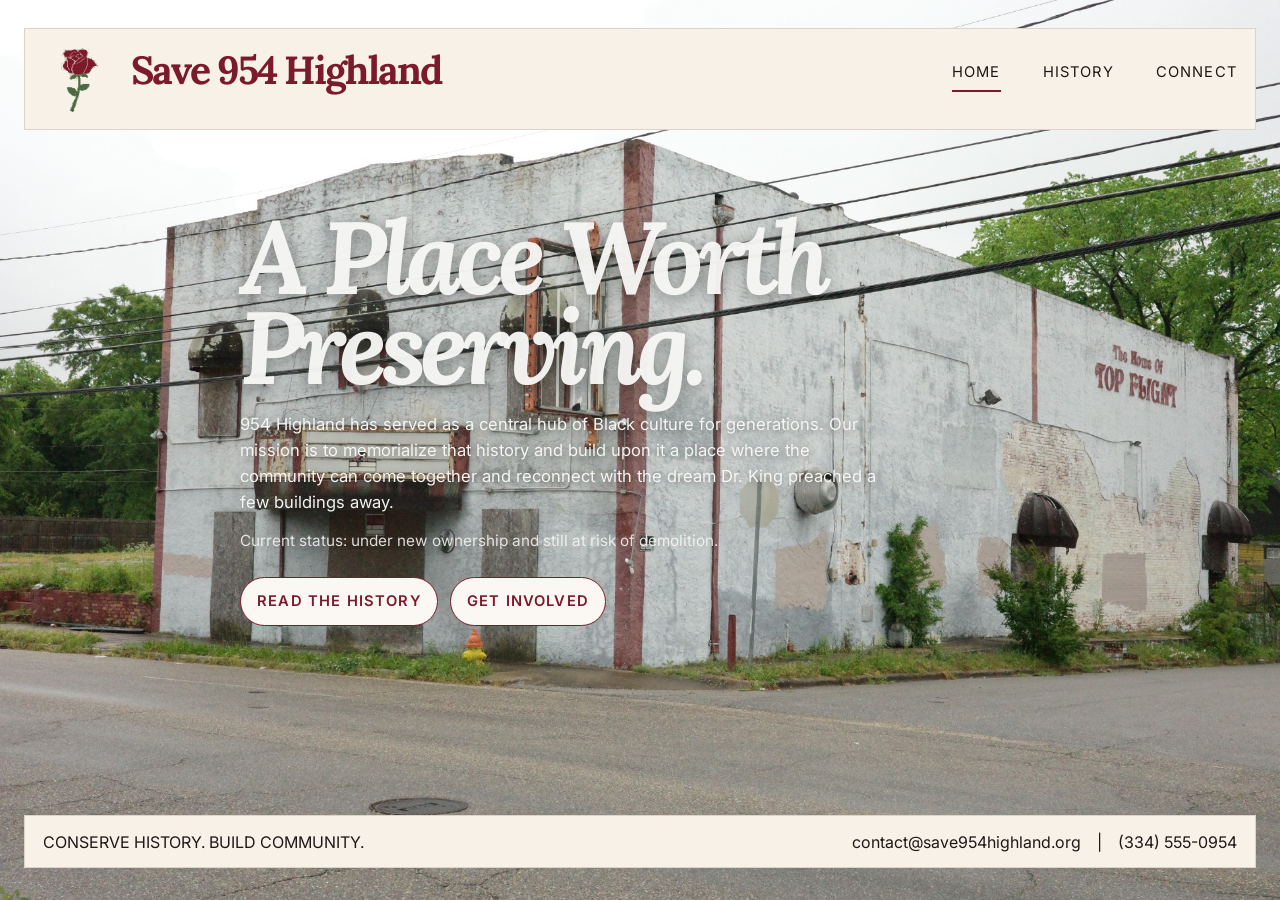
<file: index.html>
<!doctype html>
<html lang="en"><head><meta charset="utf-8"><meta name="viewport" content="width=device-width, initial-scale=1"><title>Save 954 Highland</title><link rel="stylesheet" href="styles.css"></head><body><main class="home"><video id="heroVideo" autoplay muted loop playsinline webkit-playsinline preload="metadata" poster="assets/today.jpg"><source src="assets/editeddrone.mp4" type="video/mp4"></video><header class="site-header overlay"><div class="container bar light"><div class="header-row"><a class="brand" href="index.html"><img loading="eager" src="assets/rose-logo-site.png" alt="Save 954 Highland rose logo"><div class="brand-title light">Save 954 Highland</div></a><nav class="nav light"><a class="active" href="index.html">Home</a><a href="history.html">History</a><a href="connect.html">Connect</a></nav></div></div></header><section class="container home-content"><h1 class="display">A Place Worth<br>Preserving.</h1><div class="mission">954 Highland has served as a central hub of Black culture for generations. Our mission is to memorialize that history and build upon it a place where the community can come together and reconnect with the dream Dr. King preached a few buildings away.</div><div class="status-line">Current status: under new ownership and still at risk of demolition.</div><div class="home-actions"><a href="history.html">Read the history</a><a href="connect.html">Get involved</a></div></section><div class="home-footer"><div class="container bar light"><div class="footer-rule"><div>CONSERVE HISTORY. BUILD COMMUNITY.</div><div class="footer-inline"><span>contact@save954highland.org</span><span>|</span><span>(334) 555-0954</span></div></div></div></div></main><script src="script.js"></script></body></html>
</file>
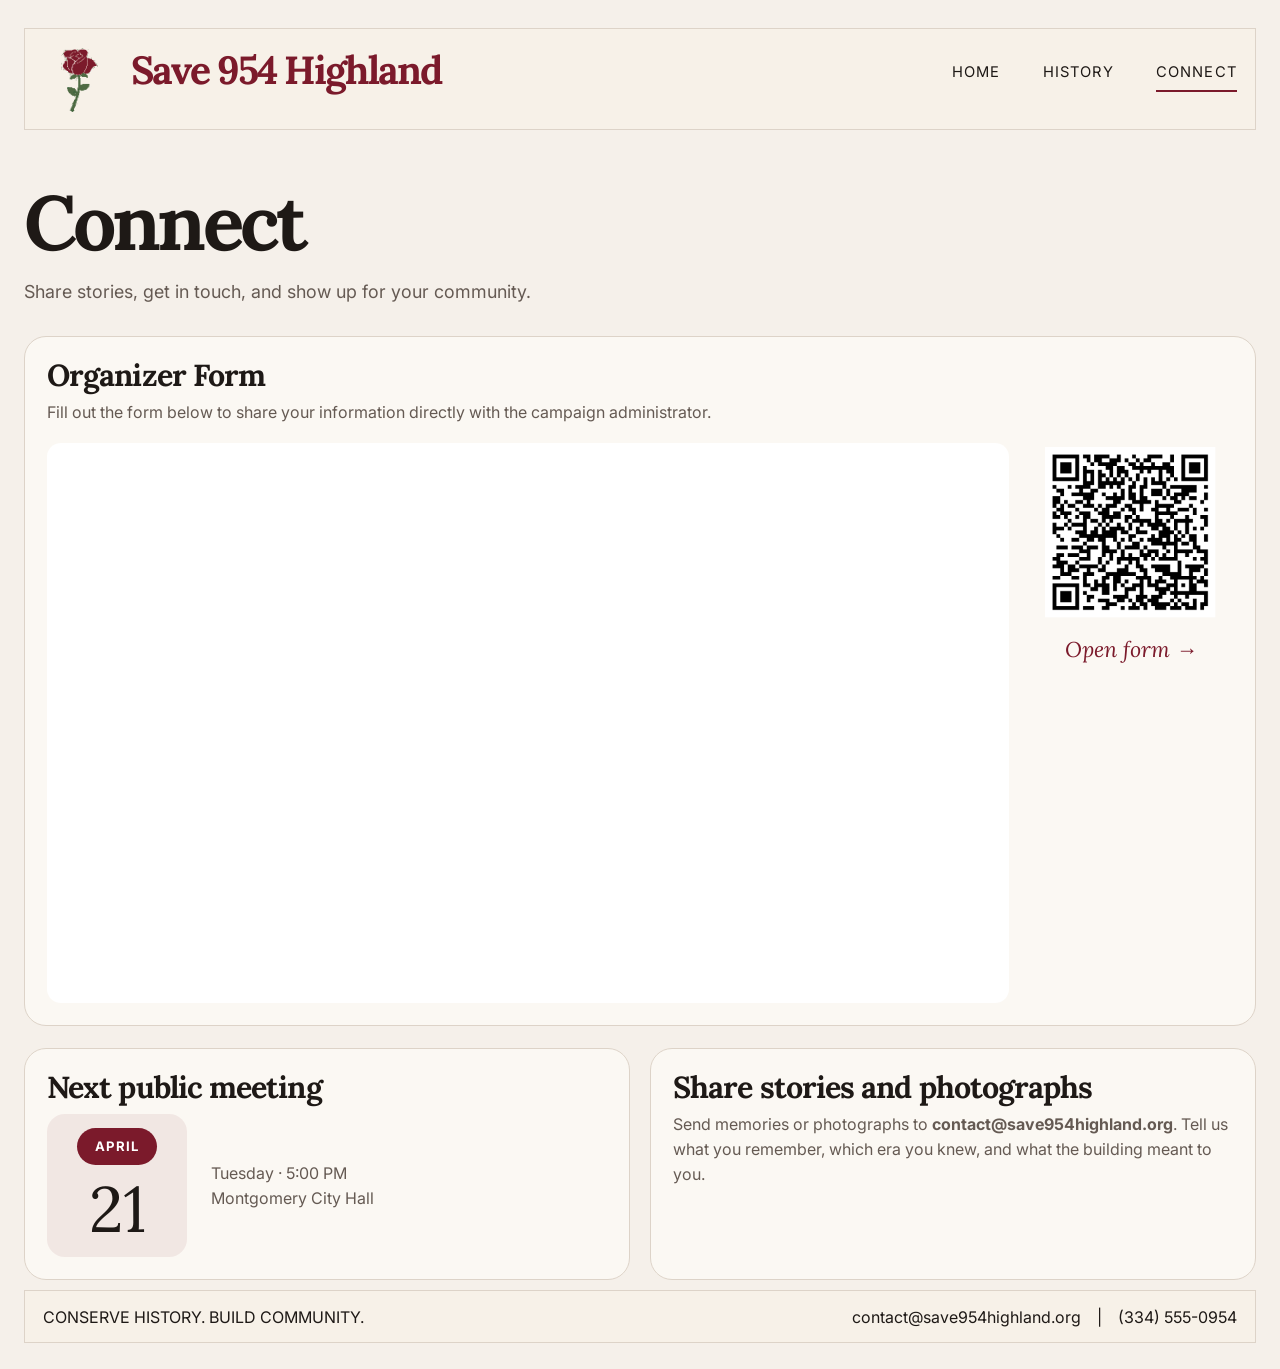
<file: connect.html>
<!doctype html>
<html lang="en"><head><meta charset="utf-8"><meta name="viewport" content="width=device-width, initial-scale=1"><title>Save 954 Highland — Connect</title><link rel="stylesheet" href="styles.css"></head><body><div class="page"><header class="site-header"><div class="container bar"><div class="header-row"><a class="brand" href="index.html"><img loading="eager" src="assets/rose-logo-site.png" alt="Save 954 Highland rose logo"><div class="brand-title">Save 954 Highland</div></a><nav class="nav"><a href="index.html">Home</a><a href="history.html">History</a><a class="active" href="connect.html">Connect</a></nav></div></div></header><main><section class="container page-head"><h1 class="page-title">Connect</h1><div class="page-intro">Share stories, get in touch, and show up for your community.</div></section><section class="container connect-stack"><div class="card"><h3>Organizer Form</h3><p style="margin-bottom:18px;">Fill out the form below to share your information directly with the campaign administrator.</p><div class="form-shell"><iframe loading="lazy" src="https://docs.google.com/forms/d/e/1FAIpQLSd2OufYQ9Gwu_LuDli559_MQtflxXj0EWFUEvuxuIMc1OVvEA/viewform?embedded=true" title="Organizer form"></iframe><div class="qr-side"><img src="assets/organizer-qr.png" alt="Organizer form QR code"><a class="qr-link" href="https://docs.google.com/forms/d/e/1FAIpQLSd2OufYQ9Gwu_LuDli559_MQtflxXj0EWFUEvuxuIMc1OVvEA/viewform" target="_blank" rel="noopener noreferrer">Open form →</a></div></div></div><div class="connect-two-col"><div class="card"><h3>Next public meeting</h3><div class="calendar" style="margin-top:12px;"><div class="calendar-chip"><div class="month">April</div><div class="day">21</div></div><div><p>Tuesday · 5:00 PM<br>Montgomery City Hall</p></div></div></div><div class="card"><h3>Share stories and photographs</h3><p>Send memories or photographs to <strong>contact@save954highland.org</strong>. Tell us what you remember, which era you knew, and what the building meant to you.</p></div></div></section></main><footer class="container footer"><div class="bar"><div class="footer-rule"><div>CONSERVE HISTORY. BUILD COMMUNITY.</div><div class="footer-inline"><span>contact@save954highland.org</span><span>|</span><span>(334) 555-0954</span></div></div></div></footer></div><script src="script.js"></script></body></html>
</file>
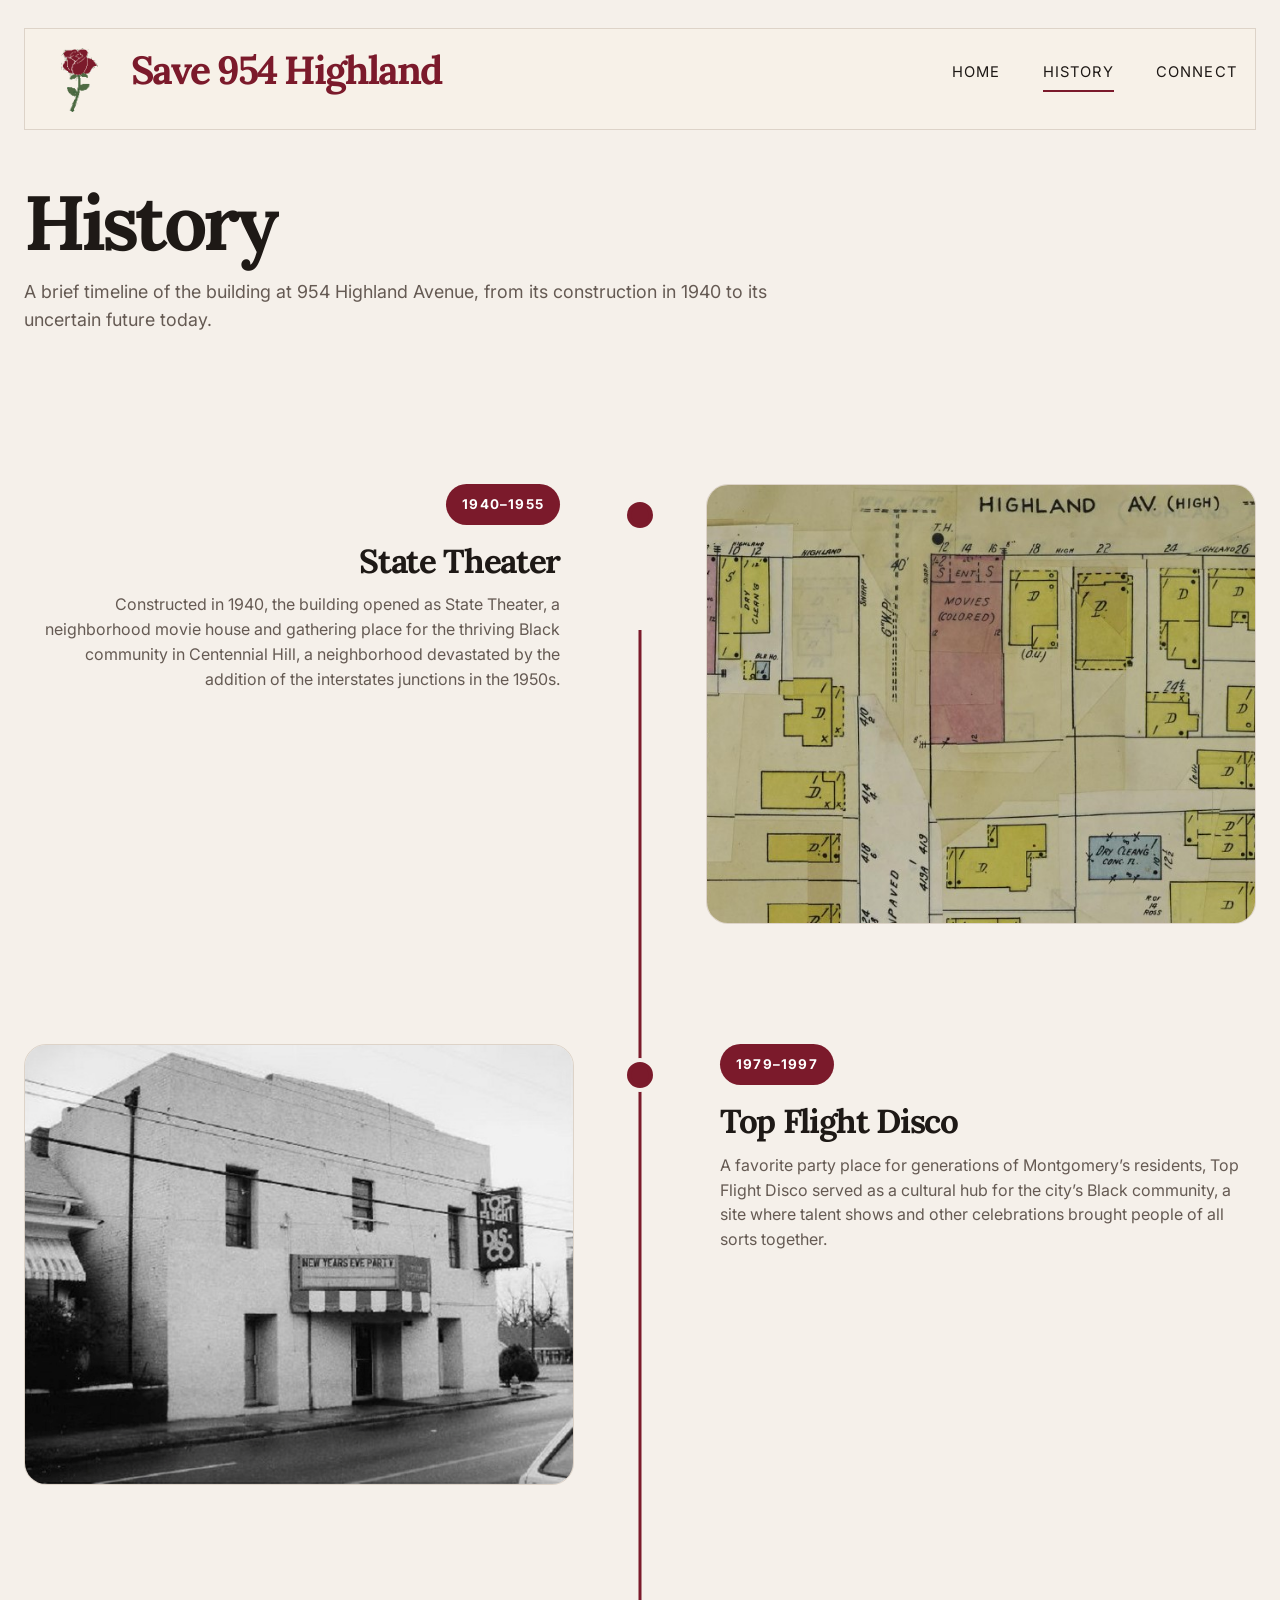
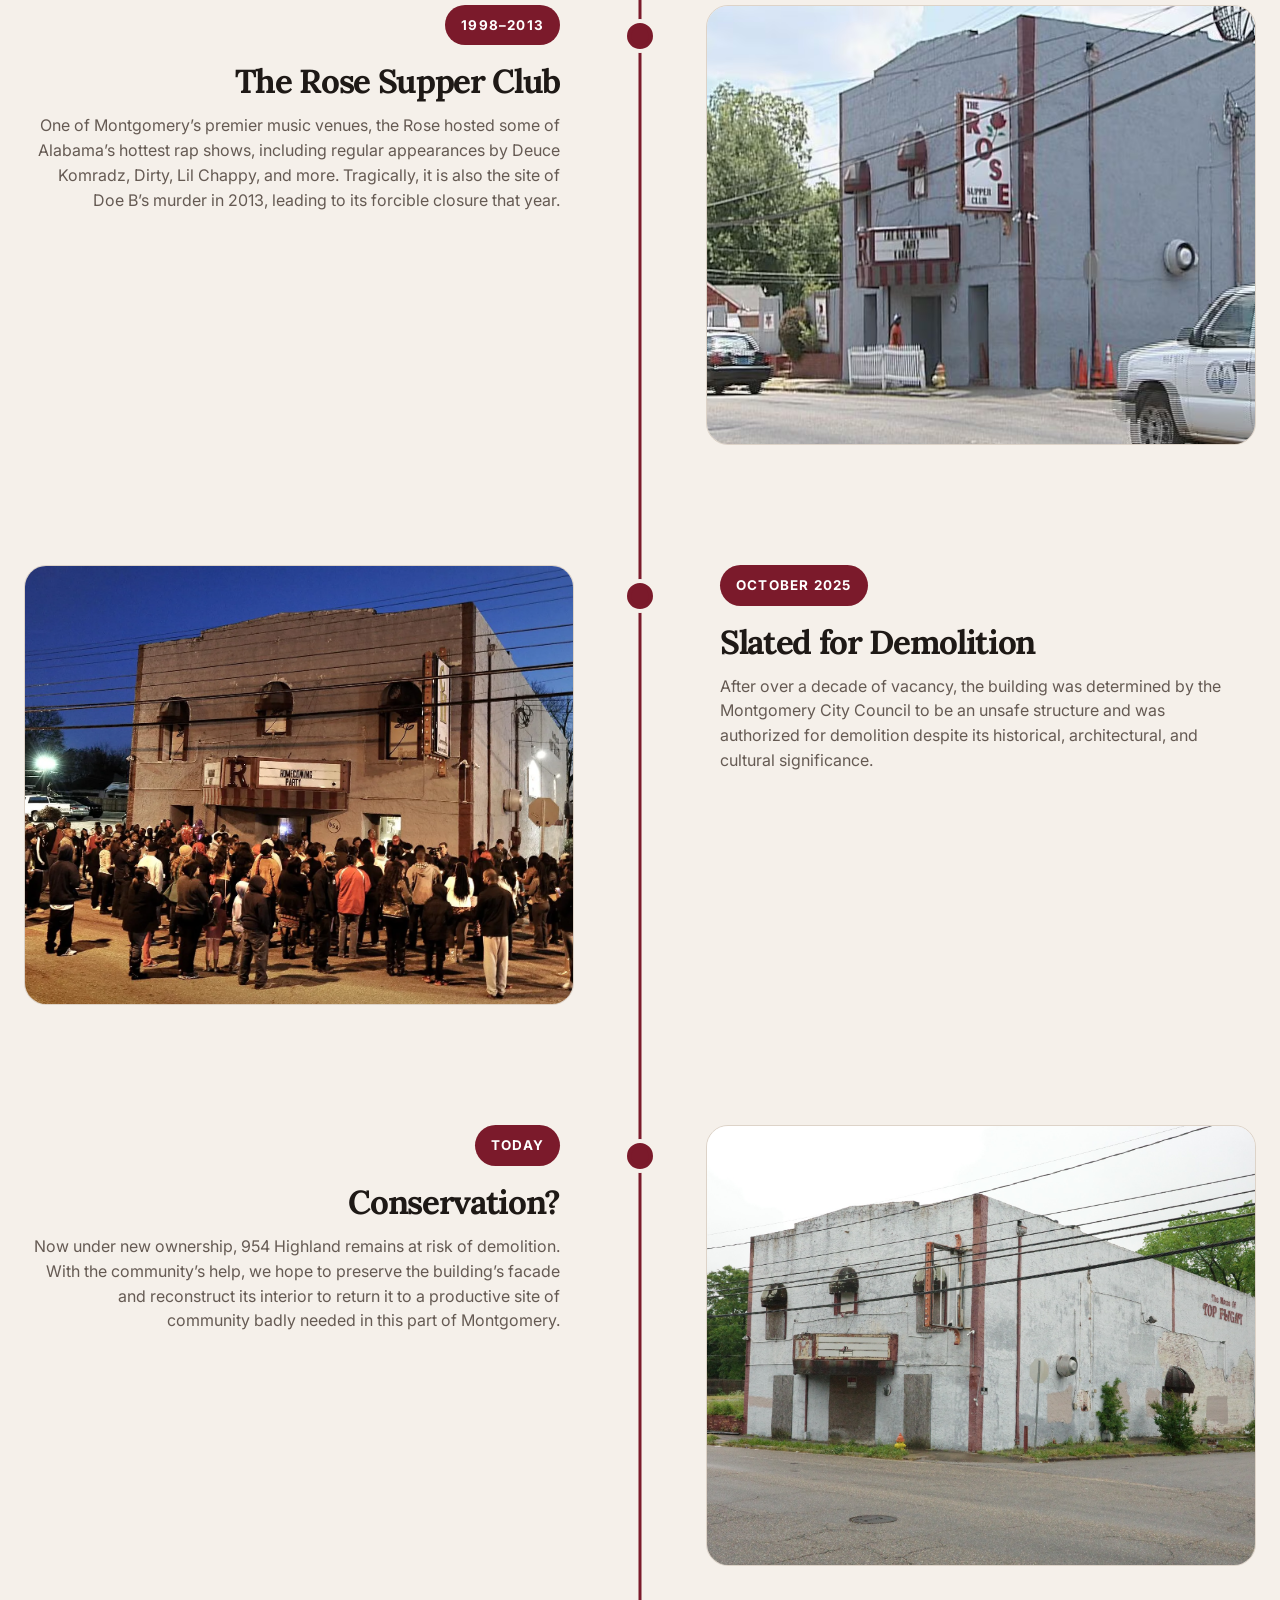
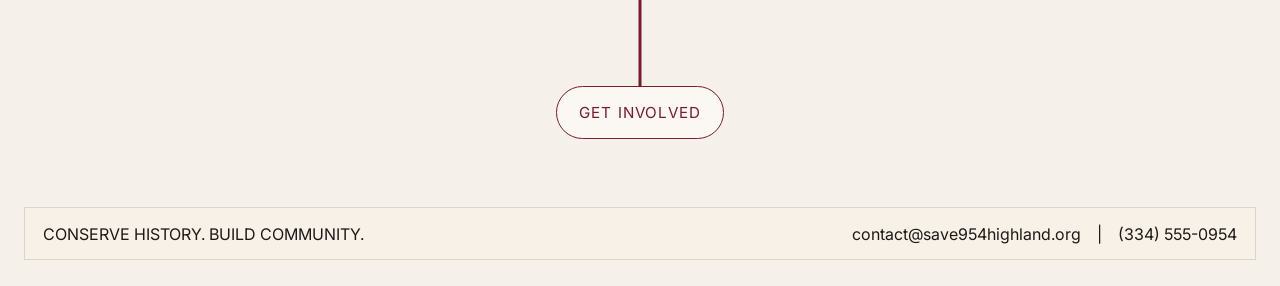
<file: history.html>
<!doctype html>
<html lang="en"><head><meta charset="utf-8"><meta name="viewport" content="width=device-width, initial-scale=1"><title>Save 954 Highland — History</title><link rel="stylesheet" href="styles.css"></head><body><div class="page"><header class="site-header"><div class="container bar"><div class="header-row"><a class="brand" href="index.html"><img loading="eager" src="assets/rose-logo-site.png" alt="Save 954 Highland rose logo"><div class="brand-title">Save 954 Highland</div></a><nav class="nav"><a href="index.html">Home</a><a class="active" href="history.html">History</a><a href="connect.html">Connect</a></nav></div></div></header><main><section class="container page-head"><h1 class="page-title">History</h1><div class="page-intro">A brief timeline of the building at 954 Highland Avenue, from its construction in 1940 to its uncertain future today.</div></section><section class="container history"><article class="event"><div class="side text left"><div class="date-pill">1940–1955</div><h2 class="event-title">State Theater</h2><div class="event-body">Constructed in 1940, the building opened as State Theater, a neighborhood movie house and gathering place for the thriving Black community in Centennial Hill, a neighborhood devastated by the addition of the interstates junctions in the 1950s.</div></div><div class="node"></div><div class="side image right"><div class="image-card"><img loading="lazy" src="assets/state-theater.png" alt="State Theater image"></div></div></article><article class="event"><div class="side image left"><div class="image-card"><img loading="lazy" src="assets/top-flight.png" alt="Top Flight Disco image"></div></div><div class="node"></div><div class="side text right"><div class="date-pill">1979–1997</div><h2 class="event-title">Top Flight Disco</h2><div class="event-body">A favorite party place for generations of Montgomery’s residents, Top Flight Disco served as a cultural hub for the city’s Black community, a site where talent shows and other celebrations brought people of all sorts together.</div></div></article><article class="event"><div class="side text left"><div class="date-pill">1998–2013</div><h2 class="event-title">The Rose Supper Club</h2><div class="event-body">One of Montgomery’s premier music venues, the Rose hosted some of Alabama’s hottest rap shows, including regular appearances by Deuce Komradz, Dirty, Lil Chappy, and more. Tragically, it is also the site of Doe B’s murder in 2013, leading to its forcible closure that year.</div></div><div class="node"></div><div class="side image right"><div class="image-card"><img loading="lazy" src="assets/rose-supper-club.avif" alt="Rose Supper Club image"></div></div></article><article class="event"><div class="side image left"><div class="image-card"><img loading="lazy" src="assets/demolition-crowd.webp" alt="Demolition-related crowd image"></div></div><div class="node"></div><div class="side text right"><div class="date-pill">October 2025</div><h2 class="event-title">Slated for Demolition</h2><div class="event-body">After over a decade of vacancy, the building was determined by the Montgomery City Council to be an unsafe structure and was authorized for demolition despite its historical, architectural, and cultural significance.</div></div></article><article class="event"><div class="side text left"><div class="date-pill">Today</div><h2 class="event-title">Conservation?</h2><div class="event-body">Now under new ownership, 954 Highland remains at risk of demolition. With the community’s help, we hope to preserve the building’s facade and reconstruct its interior to return it to a productive site of community badly needed in this part of Montgomery.</div></div><div class="node"></div><div class="side image right"><div class="image-card"><img loading="lazy" src="assets/today.jpg" alt="954 Highland today"></div></div></article><div class="timeline-cta"><a href="connect.html">Get Involved</a></div></section></main><footer class="container footer"><div class="bar"><div class="footer-rule"><div>CONSERVE HISTORY. BUILD COMMUNITY.</div><div class="footer-inline"><span>contact@save954highland.org</span><span>|</span><span>(334) 555-0954</span></div></div></div></footer></div><script src="script.js"></script></body></html>
</file>
<file: styles.css>
@import url('https://fonts.googleapis.com/css2?family=Inter:wght@400;500;600;700&family=Lora:wght@400;500;600;700;700i&display=swap');
:root { --bg:#f5f0ea; --paper:#fbf8f3; --ink:#1e1916; --muted:#655a53; --line:#ddd3c8; --accent:#7b1a2b; --white:rgba(247,247,245,.96); --max:1500px; --radius:22px; --shadow:0 10px 28px rgba(0,0,0,.03); }
*{box-sizing:border-box} html{scroll-behavior:smooth} body{margin:0;font-family:Inter,system-ui,sans-serif;color:var(--ink);background:var(--bg);line-height:1.55} a{color:inherit;text-decoration:none} img,video,iframe{max-width:100%;display:block} .container{width:min(var(--max),calc(100% - 48px));margin:0 auto}
.site-header{padding-top:28px;position:relative;z-index:10}.site-header.overlay{position:absolute;inset:0 0 auto 0}.header-row{display:flex;justify-content:space-between;align-items:flex-start;gap:24px}.brand{display:flex;align-items:flex-start;gap:14px;min-width:0}.brand img{width:74px;height:74px;object-fit:contain}.brand-title{font-family:Lora,Georgia,serif;font-weight:700;font-size:2.45rem;line-height:.9;letter-spacing:-.05em;margin-top:10px}.nav{display:flex;gap:42px;align-items:center;padding-top:18px;font-size:.92rem;text-transform:uppercase;letter-spacing:.08em;flex-wrap:wrap;justify-content:flex-end;color:var(--ink)}.nav a{position:relative}.nav a.active::after{content:'';position:absolute;left:0;right:0;bottom:-8px;height:2px;background:var(--accent)}
.bar{background:#f7f1e8;padding:14px 18px 12px;border-radius:0;box-shadow:none;border:1px solid var(--line)}.bar.light{color:var(--ink)}.bar .brand-title{color:var(--accent)}.footer-rule,.header-rule{display:flex;justify-content:space-between;align-items:center;gap:20px}.header-rule{padding-top:0}.footer-rule{padding-top:0}.footer-inline{display:flex;gap:16px;flex-wrap:wrap;align-items:center}
.home{min-height:100svh;position:relative;color:var(--white);overflow:hidden;background:#000}.home video{position:absolute;inset:0;width:100%;height:100%;object-fit:cover}.home::before{content:'';position:absolute;inset:0;background:linear-gradient(to bottom,rgba(0,0,0,.28),rgba(0,0,0,.08) 22%,rgba(0,0,0,.12) 70%,rgba(0,0,0,.28)),linear-gradient(to right,rgba(0,0,0,.42),rgba(0,0,0,.06) 48%)}.home-content{position:relative;z-index:5;padding-top:212px;max-width:800px}.display{font-family:Lora,Georgia,serif;font-style:italic;font-weight:700;font-size:clamp(4.2rem,8vw,6.8rem);line-height:.88;letter-spacing:-.06em;margin:0 0 20px;text-shadow:0 4px 16px rgba(0,0,0,.36)}.mission{max-width:640px;font-size:1.04rem;color:rgba(247,247,245,.98);text-shadow:0 2px 8px rgba(0,0,0,.34);margin-top:6px}.status-line{margin-top:14px;color:rgba(247,247,245,.86);font-size:.96rem}.home-actions{display:flex;gap:12px;flex-wrap:wrap;align-items:center;margin-top:24px}.home-actions a{display:inline-flex;align-items:center;gap:8px;padding:12px 16px;border-radius:999px;border:1px solid var(--accent);background:var(--paper);color:var(--accent);font-size:.92rem;text-transform:uppercase;letter-spacing:.08em;font-weight:600}.home-actions a:hover,.home-actions a:focus-visible{background:#f0e8de}.home-footer{position:absolute;left:0;right:0;bottom:32px;z-index:6}
.page{min-height:100vh;display:flex;flex-direction:column} main{flex:1}.page-head{padding:56px 0 30px}.page-title{font-family:Lora,Georgia,serif;font-weight:700;font-size:clamp(4rem,6vw,6rem);line-height:.94;letter-spacing:-.05em;margin:0 0 20px}.page-intro{max-width:760px;color:var(--muted);font-size:1.12rem}
.history{position:relative;padding-bottom:34px}.history::before{content:'';position:absolute;left:50%;top:146px;bottom:90px;width:3px;background:var(--accent);transform:translateX(-50%)}.event{display:grid;grid-template-columns:1fr 76px 1fr;gap:28px;align-items:start;margin:120px 0;position:relative}.node{width:26px;height:26px;border-radius:50%;background:var(--accent);margin:18px auto 0;box-shadow:0 0 0 4px var(--bg);border:4px solid var(--accent)}.side{min-width:0}.side.text.left{text-align:right;padding-right:14px}.side.text.right{text-align:left;padding-left:14px}.date-pill{display:inline-block;border-radius:999px;background:var(--accent);color:#fff;padding:10px 16px;font-size:.84rem;font-weight:700;letter-spacing:.09em;text-transform:uppercase;margin-bottom:20px}.event-title{font-family:Lora,Georgia,serif;font-size:2.08rem;line-height:1.02;letter-spacing:-.04em;margin:0 0 14px}.event-body{color:var(--muted);font-size:1rem;max-width:33rem}.side.text.left .event-body{margin-left:auto}.image-card{background:var(--paper);border:1px solid var(--line);border-radius:var(--radius);padding:0;overflow:hidden;box-shadow:none}.image-card img{width:100%;aspect-ratio:5/4;object-fit:cover;display:block}.timeline-cta{position:relative;display:flex;justify-content:center;margin:86px 0 24px;z-index:2}.timeline-cta a{position:relative;z-index:3;display:inline-flex;align-items:center;justify-content:center;padding:14px 22px;border-radius:999px;border:1px solid var(--accent);background:var(--paper);color:var(--accent);font-size:.95rem;text-transform:uppercase;letter-spacing:.08em;box-shadow:none}.timeline-cta a:hover,.timeline-cta a:focus-visible{background:#f3ece4}
.connect-stack{display:grid;gap:22px}.form-shell{display:grid;grid-template-columns:minmax(0,1fr) 204px;gap:20px;align-items:start}.form-shell iframe{width:100%;height:560px;min-height:560px;border:0;border-radius:14px;background:#fff}.qr-side{text-align:center;padding-top:4px}.qr-side img{width:172px;margin:0 auto 10px}.qr-link{display:inline-flex;align-items:center;gap:8px;font-family:Lora,Georgia,serif;font-style:italic;font-size:1.34rem;color:var(--accent);margin-top:4px}.connect-two-col{display:grid;grid-template-columns:1fr 1fr;gap:20px}.card{background:var(--paper);border:1px solid var(--line);border-radius:var(--radius);padding:22px;box-shadow:none}.card h3{font-family:Lora,Georgia,serif;font-size:1.9rem;line-height:1.03;letter-spacing:-.03em;margin:0 0 10px}.card p{color:var(--muted);margin:0}.calendar{display:grid;grid-template-columns:140px 1fr;gap:24px;align-items:center}.calendar-chip{border-radius:18px;background:rgba(123,26,43,.08);padding:14px 14px 16px;text-align:center}.month{display:inline-block;border-radius:999px;background:var(--accent);color:#fff;padding:8px 18px;text-transform:uppercase;letter-spacing:.08em;font-size:.82rem;font-weight:700;margin-bottom:12px}.day{font-family:Lora,Georgia,serif;font-size:4rem;line-height:1}.footer{padding:10px 0 26px}
@media (max-width:1100px){.history::before{left:22px;transform:none;top:54px}.event{grid-template-columns:44px 1fr;gap:18px;margin:72px 0}.node{grid-column:1;margin:6px 0 0}.side{grid-column:2}.side.text.left,.side.text.right{text-align:left;padding:0}.side.text.left .event-body{margin-left:0}.form-shell{grid-template-columns:1fr}.connect-two-col{grid-template-columns:1fr}}
@media (max-width:900px){.container{width:min(var(--max),calc(100% - 30px))}.header-row{align-items:flex-start;flex-direction:column}.nav{gap:18px 22px;flex-wrap:wrap;justify-content:flex-start;padding-top:10px}.brand-title{font-size:2.1rem}.brand img{width:64px;height:64px}.home-content{padding-top:174px}.mission{font-size:1rem;max-width:100%}.display{font-size:clamp(3.2rem,14vw,5rem)}.footer-rule{flex-direction:column;align-items:flex-start}.calendar{grid-template-columns:1fr}.form-shell iframe{height:520px;min-height:520px}.qr-side{display:flex;align-items:center;justify-content:space-between;gap:16px;text-align:left}.qr-side img{width:120px;margin:0}}

.home .bar{background:#f7f1e8;box-shadow:none;border-radius:0;}
.page .bar{box-shadow:none;}
</file>
